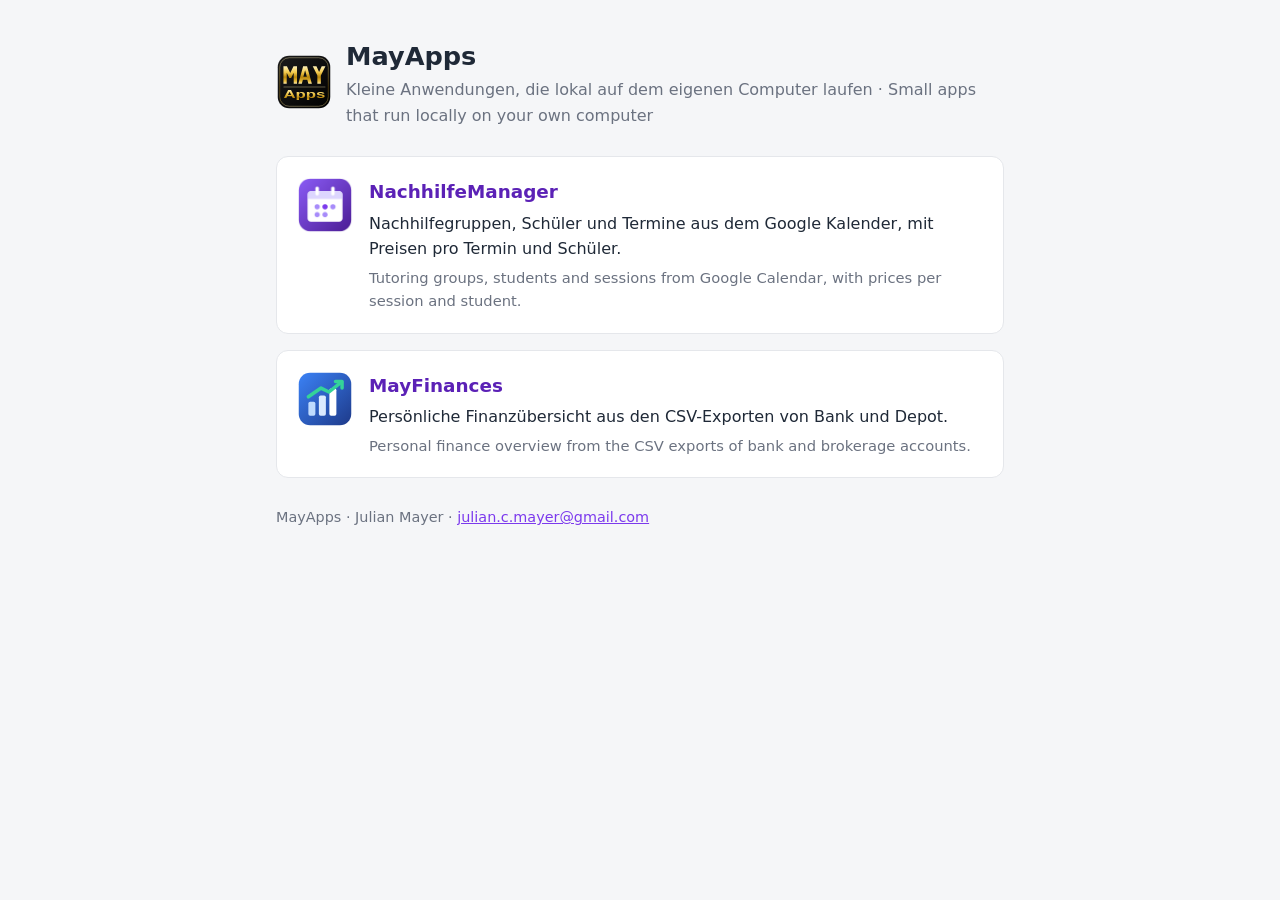
<file: index.html>
<!doctype html>
<html lang="de">
<head>
  <meta charset="utf-8">
  <meta name="viewport" content="width=device-width, initial-scale=1">
  <title>MayApps</title>
  <meta name="description" content="MayApps: kleine Anwendungen von Julian Mayer, die lokal auf dem eigenen Computer laufen.">
  <link rel="icon" type="image/svg+xml" href="mayapps-logo.svg">
  <link rel="icon" type="image/png" href="mayapps-logo.png">
  <link rel="apple-touch-icon" href="mayapps-logo.png">
  <link rel="stylesheet" href="style.css">
</head>
<body>
  <header>
    <img src="mayapps-logo.svg" alt="MayApps">
    <div>
      <h1>MayApps</h1>
      <p>Kleine Anwendungen, die lokal auf dem eigenen Computer laufen · Small apps that run locally on your own computer</p>
    </div>
  </header>
  <main>
    <div class="apps">
      <a class="app" href="nachhilfemanager/">
        <img src="nachhilfemanager/logo.png" alt="">
        <span>
          <strong>NachhilfeManager</strong>
          <span>Nachhilfegruppen, Schüler und Termine aus dem Google Kalender, mit Preisen pro Termin und Schüler.</span>
          <span class="en">Tutoring groups, students and sessions from Google Calendar, with prices per session and student.</span>
        </span>
      </a>
      <a class="app" href="mayfinances/">
        <img src="mayfinances/logo.svg" alt="">
        <span>
          <strong>MayFinances</strong>
          <span>Persönliche Finanzübersicht aus den CSV-Exporten von Bank und Depot.</span>
          <span class="en">Personal finance overview from the CSV exports of bank and brokerage accounts.</span>
        </span>
      </a>
    </div>
  </main>
  <footer>MayApps · Julian Mayer · <a href="mailto:julian.c.mayer@gmail.com">julian.c.mayer@gmail.com</a></footer>
</body>
</html>
</file>
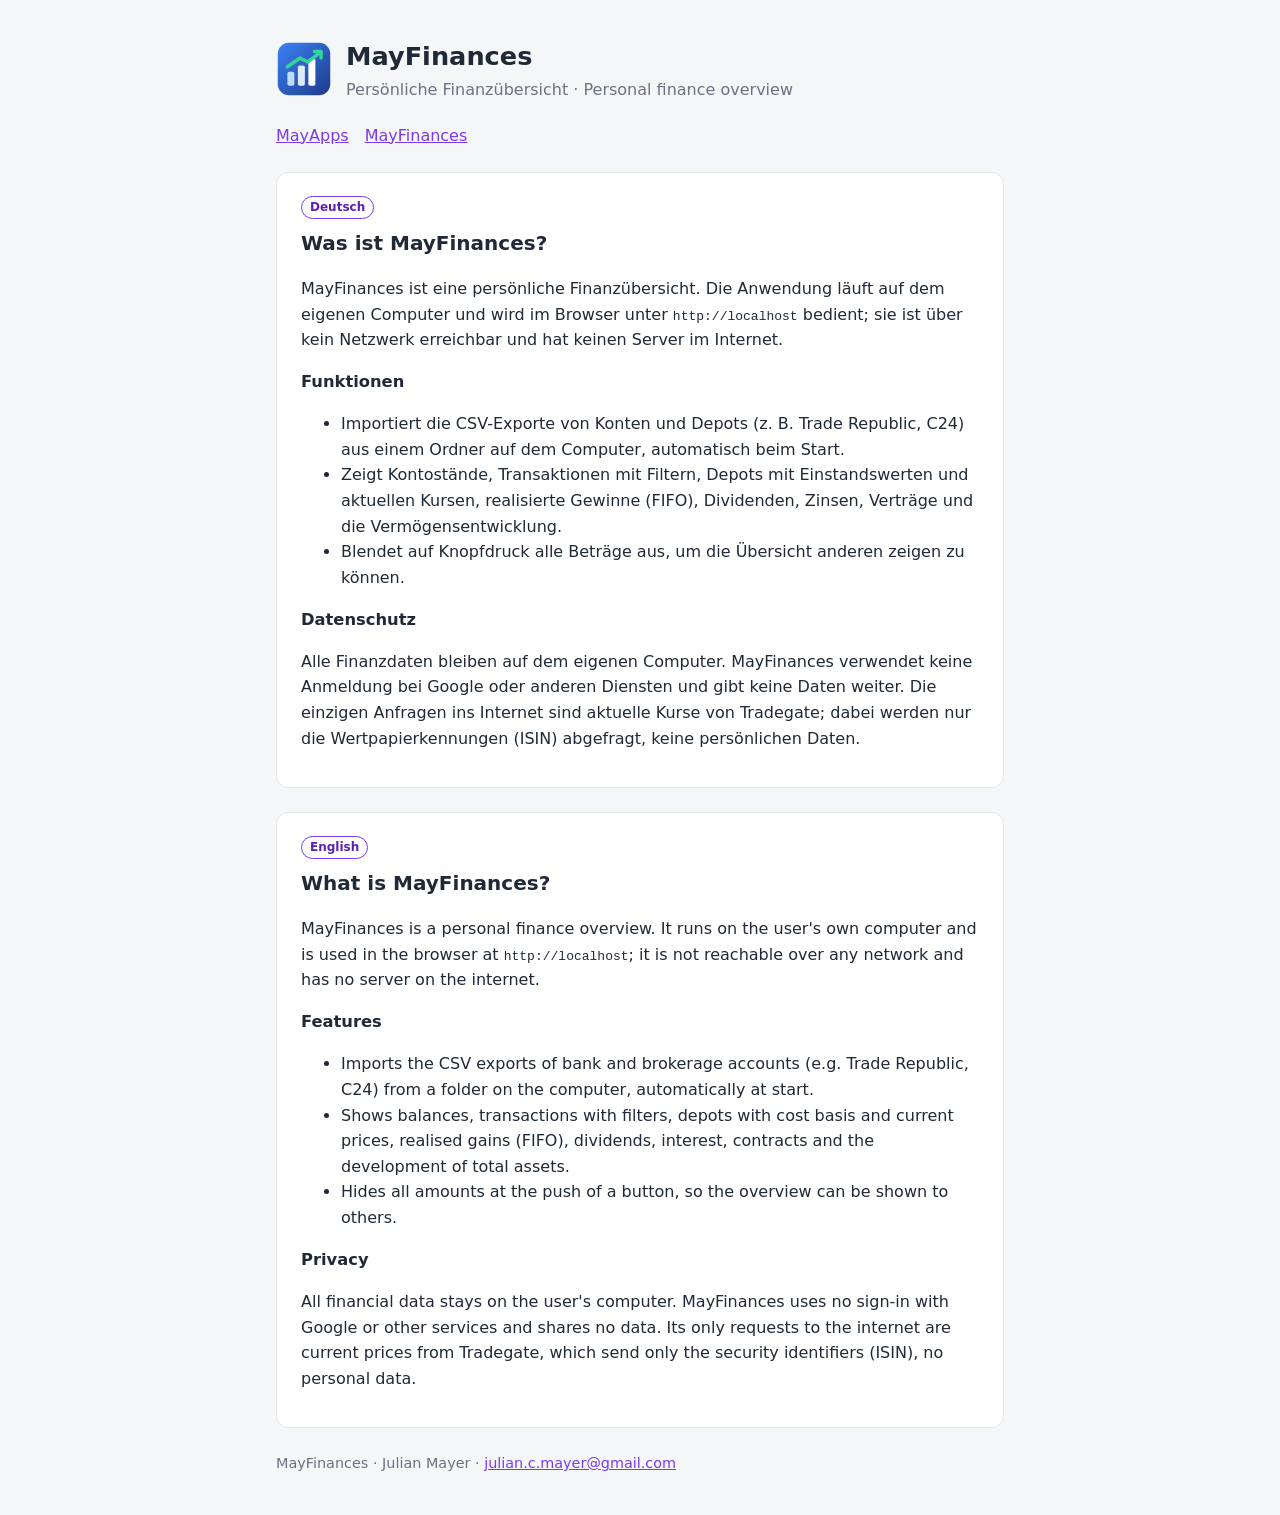
<file: mayfinances/index.html>
<!doctype html>
<html lang="de">
<head>
  <meta charset="utf-8">
  <meta name="viewport" content="width=device-width, initial-scale=1">
  <title>MayFinances</title>
  <meta name="description" content="MayFinances: persönliche Finanzübersicht aus CSV-Exporten, lokal auf dem eigenen Computer.">
  <link rel="icon" href="logo.svg">
  <link rel="stylesheet" href="../style.css">
</head>
<body>
  <header>
    <img src="logo.svg" alt="">
    <div>
      <h1>MayFinances</h1>
      <p>Persönliche Finanzübersicht · Personal finance overview</p>
    </div>
  </header>
  <nav><a href="../">MayApps</a><a href="./">MayFinances</a></nav>
  <main>
    <section lang="de">
      <span class="lang">Deutsch</span>
      <h2>Was ist MayFinances?</h2>
      <p>MayFinances ist eine persönliche Finanzübersicht. Die Anwendung läuft auf dem eigenen Computer und wird im
        Browser unter <code>http://localhost</code> bedient; sie ist über kein Netzwerk erreichbar und hat keinen
        Server im Internet.</p>
      <h3>Funktionen</h3>
      <ul>
        <li>Importiert die CSV-Exporte von Konten und Depots (z. B. Trade Republic, C24) aus einem Ordner auf dem Computer,
          automatisch beim Start.</li>
        <li>Zeigt Kontostände, Transaktionen mit Filtern, Depots mit Einstandswerten und aktuellen Kursen, realisierte
          Gewinne (FIFO), Dividenden, Zinsen, Verträge und die Vermögensentwicklung.</li>
        <li>Blendet auf Knopfdruck alle Beträge aus, um die Übersicht anderen zeigen zu können.</li>
      </ul>
      <h3>Datenschutz</h3>
      <p>Alle Finanzdaten bleiben auf dem eigenen Computer. MayFinances verwendet keine Anmeldung bei Google oder anderen
        Diensten und gibt keine Daten weiter. Die einzigen Anfragen ins Internet sind aktuelle Kurse von Tradegate; dabei
        werden nur die Wertpapierkennungen (ISIN) abgefragt, keine persönlichen Daten.</p>
    </section>
    <section lang="en">
      <span class="lang">English</span>
      <h2>What is MayFinances?</h2>
      <p>MayFinances is a personal finance overview. It runs on the user's own computer and is used in the browser at
        <code>http://localhost</code>; it is not reachable over any network and has no server on the internet.</p>
      <h3>Features</h3>
      <ul>
        <li>Imports the CSV exports of bank and brokerage accounts (e.g. Trade Republic, C24) from a folder on the computer,
          automatically at start.</li>
        <li>Shows balances, transactions with filters, depots with cost basis and current prices, realised gains (FIFO),
          dividends, interest, contracts and the development of total assets.</li>
        <li>Hides all amounts at the push of a button, so the overview can be shown to others.</li>
      </ul>
      <h3>Privacy</h3>
      <p>All financial data stays on the user's computer. MayFinances uses no sign-in with Google or other services and
        shares no data. Its only requests to the internet are current prices from Tradegate, which send only the security
        identifiers (ISIN), no personal data.</p>
    </section>
  </main>
  <footer>MayFinances · Julian Mayer · <a href="mailto:julian.c.mayer@gmail.com">julian.c.mayer@gmail.com</a></footer>
</body>
</html>
</file>
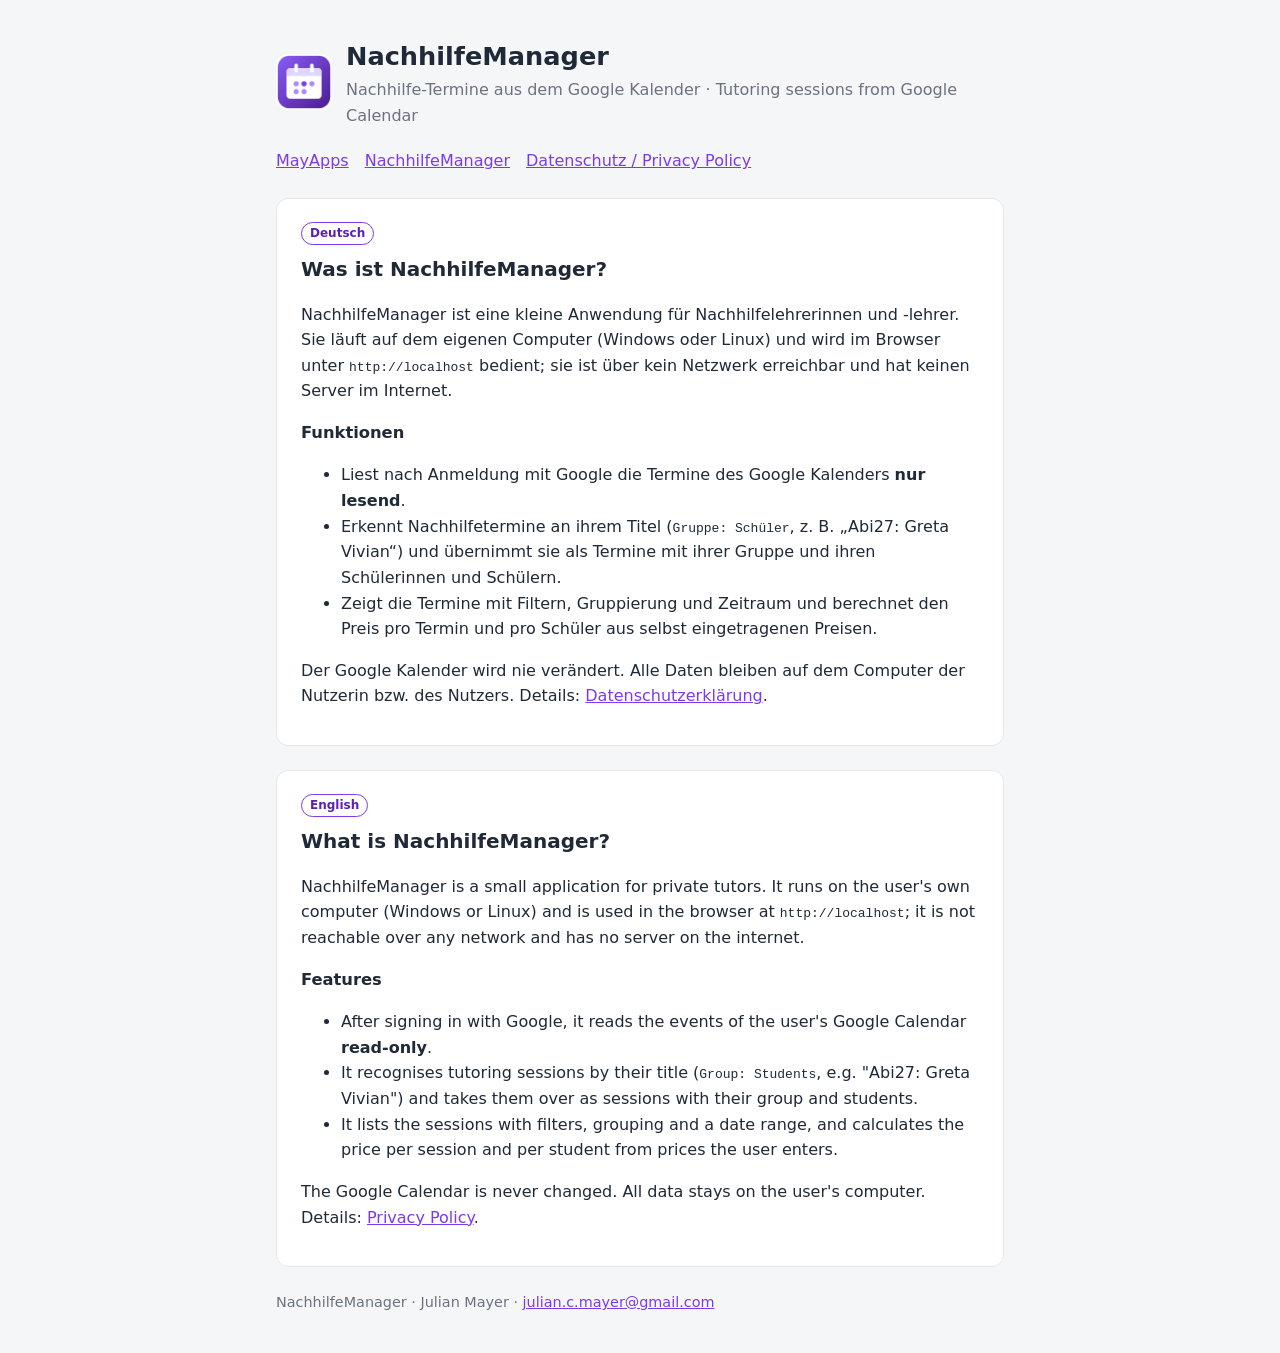
<file: nachhilfemanager/index.html>
<!doctype html>
<html lang="de">
<head>
  <meta charset="utf-8">
  <meta name="viewport" content="width=device-width, initial-scale=1">
  <title>NachhilfeManager</title>
  <meta name="description" content="NachhilfeManager: Nachhilfegruppen, Schüler und Termine aus dem Google Kalender verwalten – lokal auf dem eigenen Computer.">
  <link rel="icon" href="logo.png">
  <link rel="stylesheet" href="../style.css">
</head>
<body>
  <header>
    <img src="logo.png" alt="">
    <div>
      <h1>NachhilfeManager</h1>
      <p>Nachhilfe-Termine aus dem Google Kalender · Tutoring sessions from Google Calendar</p>
    </div>
  </header>
  <nav><a href="../">MayApps</a><a href="./">NachhilfeManager</a><a href="privacy.html">Datenschutz / Privacy Policy</a></nav>
  <main>
    <section lang="de">
      <span class="lang">Deutsch</span>
      <h2>Was ist NachhilfeManager?</h2>
      <p>NachhilfeManager ist eine kleine Anwendung für Nachhilfelehrerinnen und -lehrer. Sie läuft auf dem
        eigenen Computer (Windows oder Linux) und wird im Browser unter <code>http://localhost</code> bedient;
        sie ist über kein Netzwerk erreichbar und hat keinen Server im Internet.</p>
      <h3>Funktionen</h3>
      <ul>
        <li>Liest nach Anmeldung mit Google die Termine des Google Kalenders <strong>nur lesend</strong>.</li>
        <li>Erkennt Nachhilfetermine an ihrem Titel (<code>Gruppe: Schüler</code>, z. B. „Abi27: Greta Vivian“)
          und übernimmt sie als Termine mit ihrer Gruppe und ihren Schülerinnen und Schülern.</li>
        <li>Zeigt die Termine mit Filtern, Gruppierung und Zeitraum und berechnet den Preis pro Termin und pro Schüler
          aus selbst eingetragenen Preisen.</li>
      </ul>
      <p>Der Google Kalender wird nie verändert. Alle Daten bleiben auf dem Computer der Nutzerin bzw. des Nutzers.
        Details: <a href="privacy.html">Datenschutzerklärung</a>.</p>
    </section>
    <section lang="en">
      <span class="lang">English</span>
      <h2>What is NachhilfeManager?</h2>
      <p>NachhilfeManager is a small application for private tutors. It runs on the user's own computer (Windows or
        Linux) and is used in the browser at <code>http://localhost</code>; it is not reachable over any network and
        has no server on the internet.</p>
      <h3>Features</h3>
      <ul>
        <li>After signing in with Google, it reads the events of the user's Google Calendar <strong>read-only</strong>.</li>
        <li>It recognises tutoring sessions by their title (<code>Group: Students</code>, e.g. "Abi27: Greta Vivian")
          and takes them over as sessions with their group and students.</li>
        <li>It lists the sessions with filters, grouping and a date range, and calculates the price per session and per
          student from prices the user enters.</li>
      </ul>
      <p>The Google Calendar is never changed. All data stays on the user's computer.
        Details: <a href="privacy.html">Privacy Policy</a>.</p>
    </section>
  </main>
  <footer>NachhilfeManager · Julian Mayer · <a href="mailto:julian.c.mayer@gmail.com">julian.c.mayer@gmail.com</a></footer>
</body>
</html>
</file>
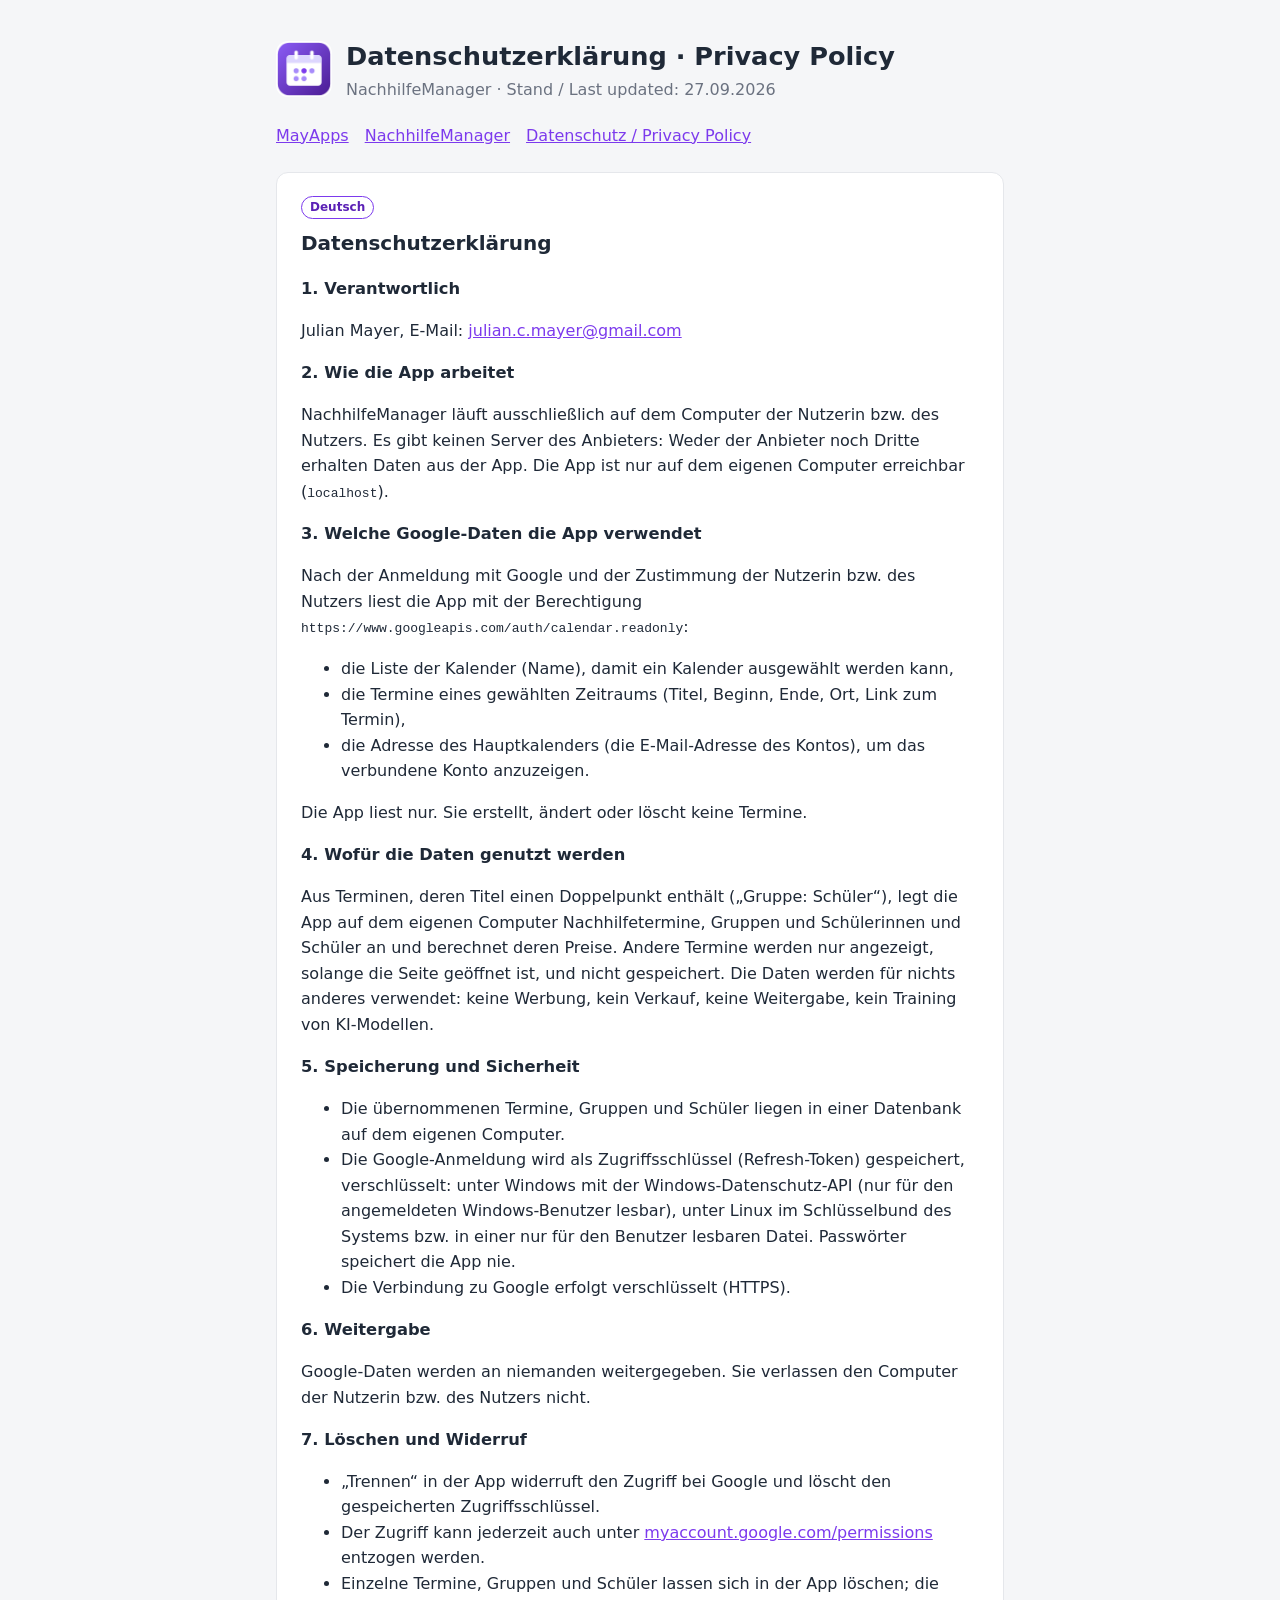
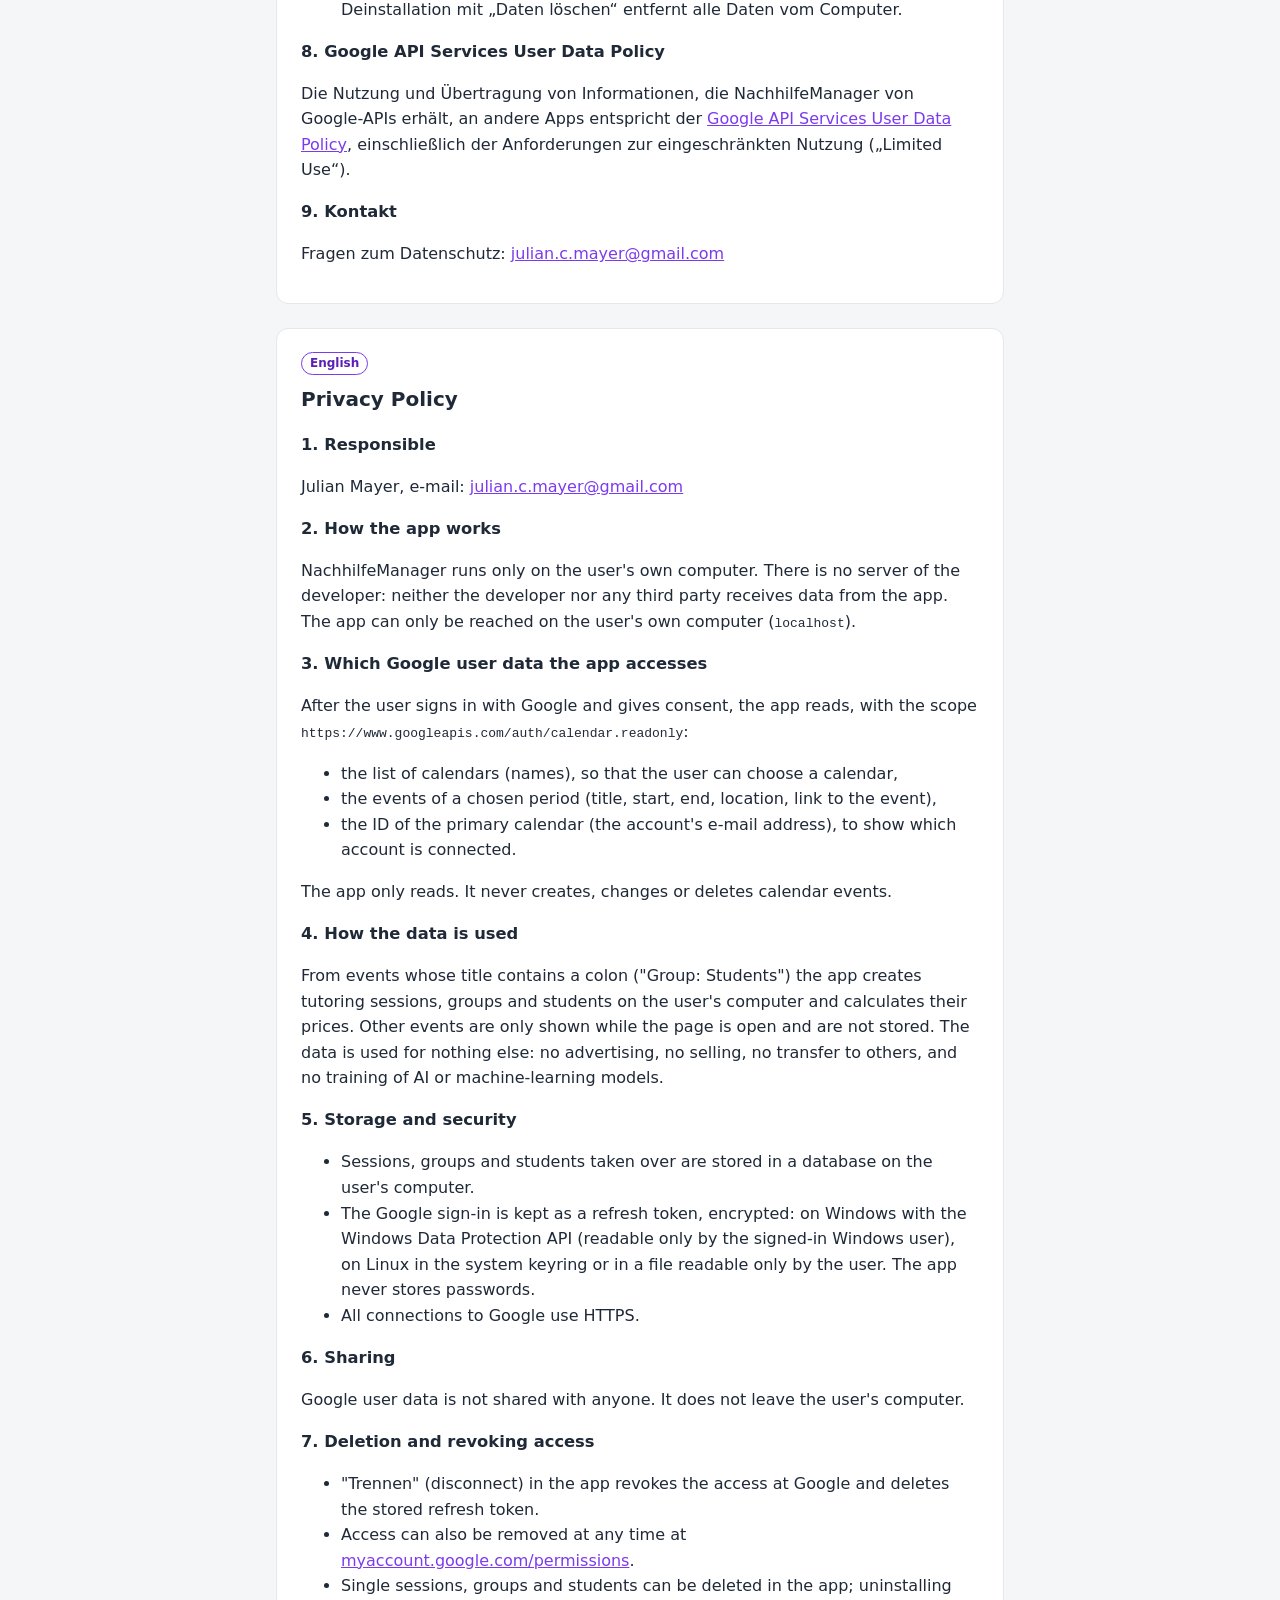
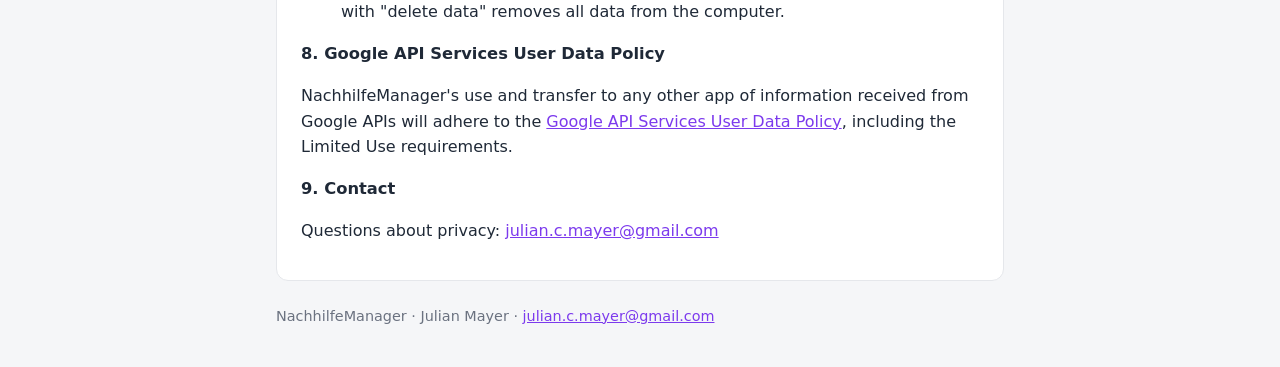
<file: privacy.html>
<!doctype html>
<html lang="de">
<head>
  <meta charset="utf-8">
  <title>NachhilfeManager · Datenschutz / Privacy Policy</title>
  <!-- The NachhilfeManager privacy policy moved into its own folder; this address keeps working. -->
  <meta http-equiv="refresh" content="0; url=nachhilfemanager/privacy.html">
  <link rel="canonical" href="https://juliancmayer.github.io/nachhilfemanager/privacy.html">
</head>
<body>
  <p>Die Datenschutzerklärung von NachhilfeManager ist umgezogen / The NachhilfeManager privacy policy has moved:
    <a href="nachhilfemanager/privacy.html">https://juliancmayer.github.io/nachhilfemanager/privacy.html</a></p>
</body>
</html>
</file>
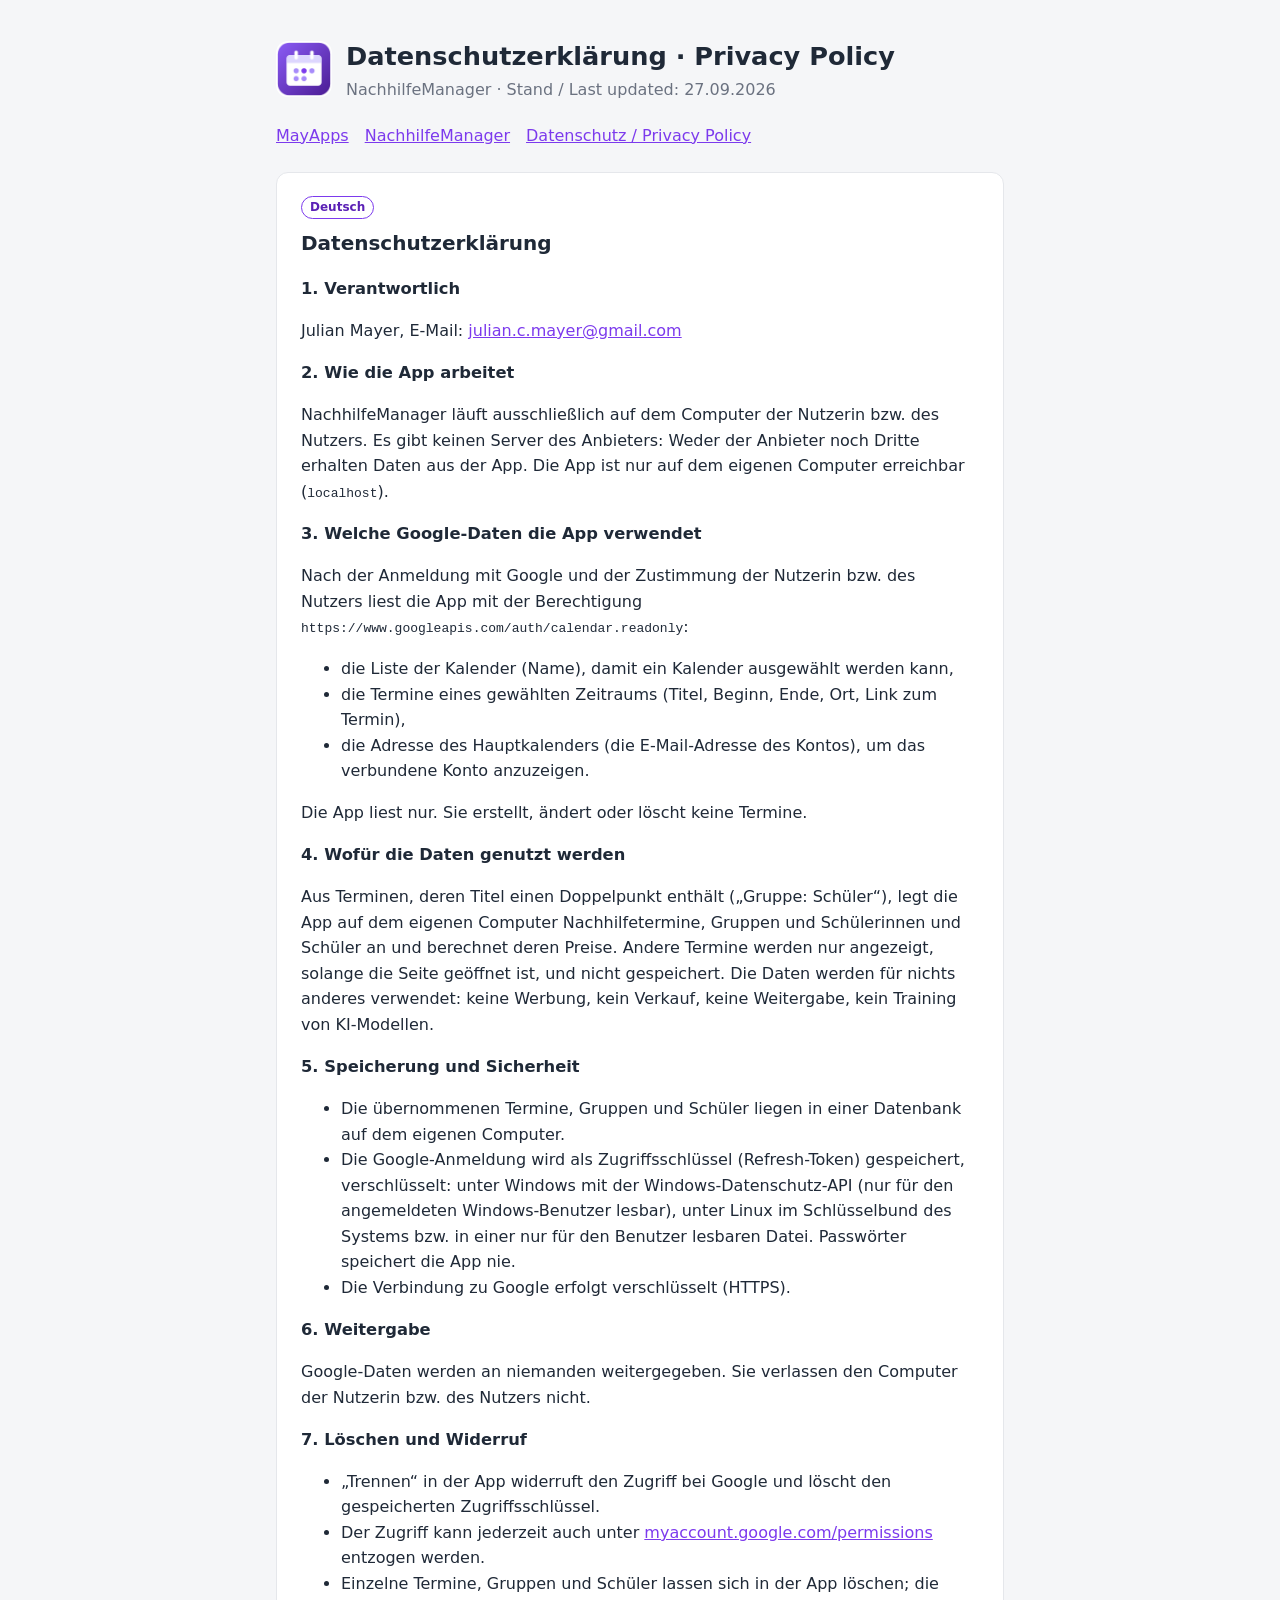
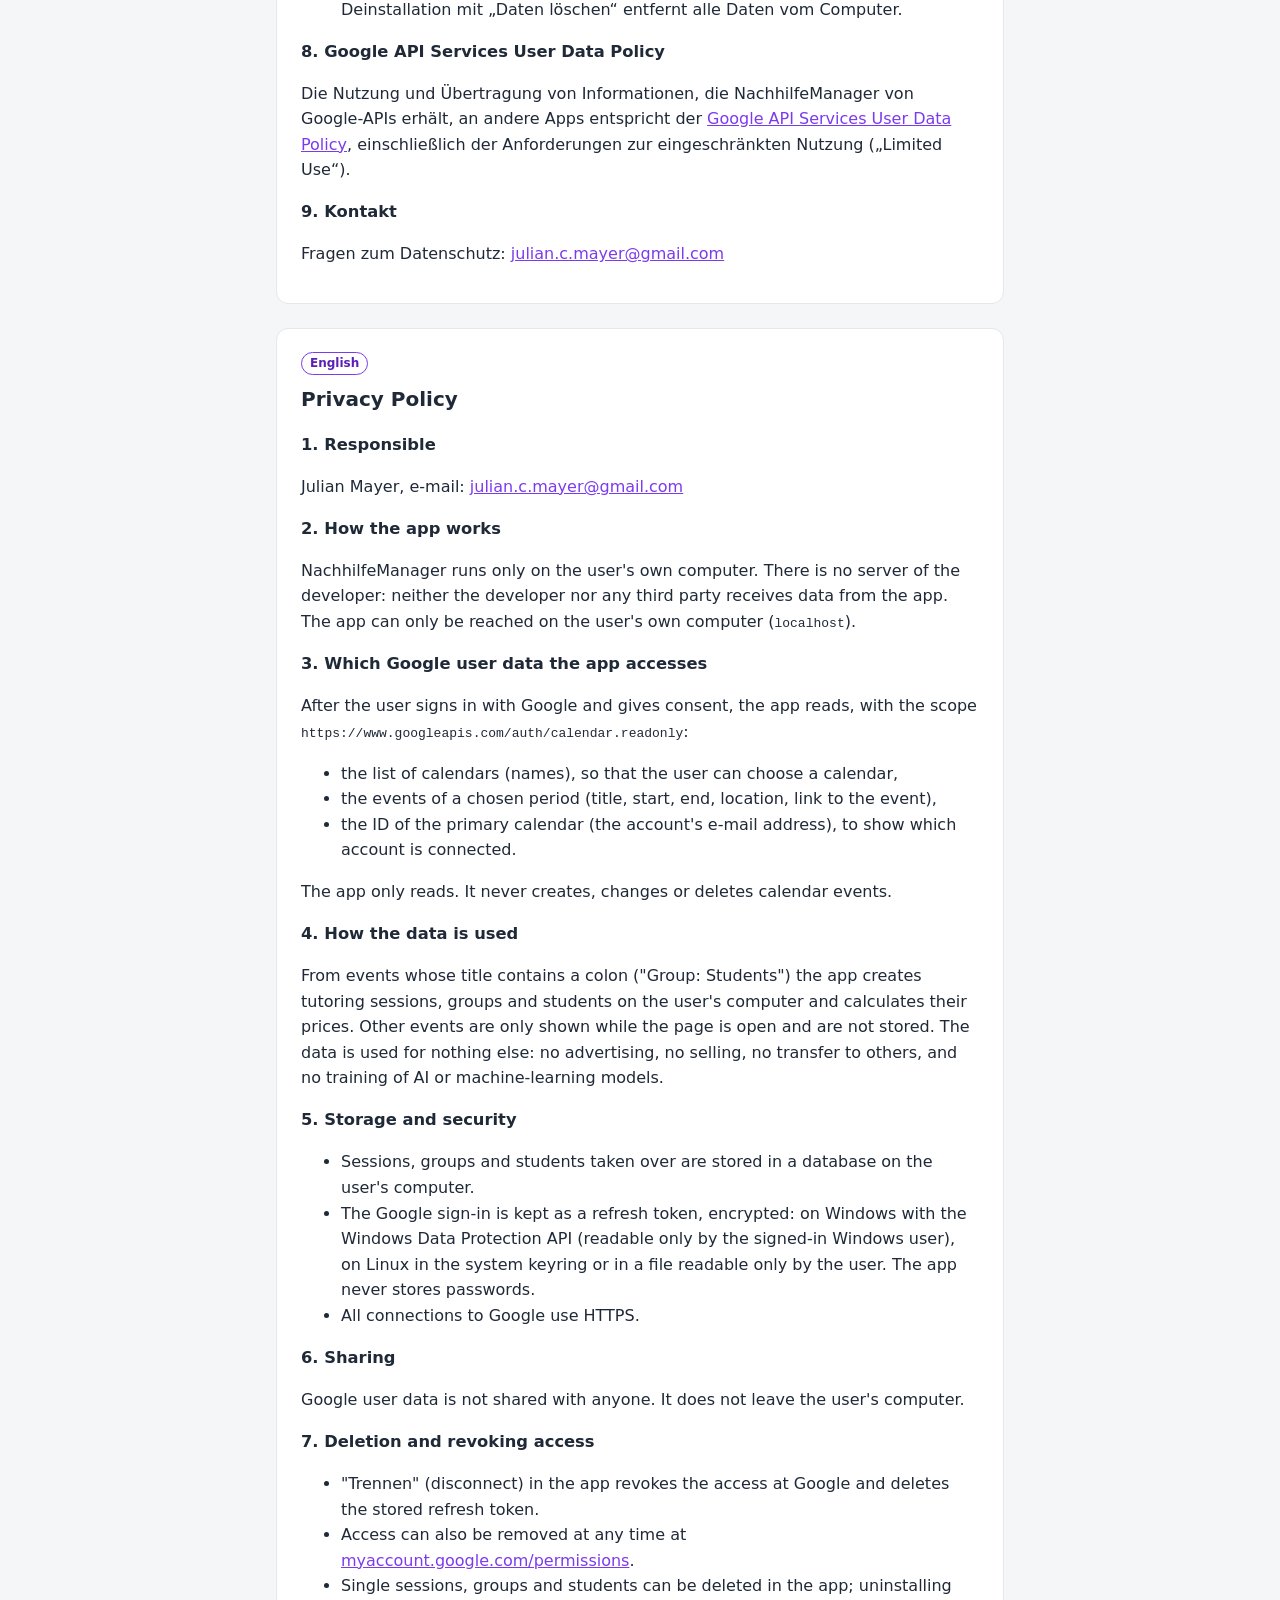
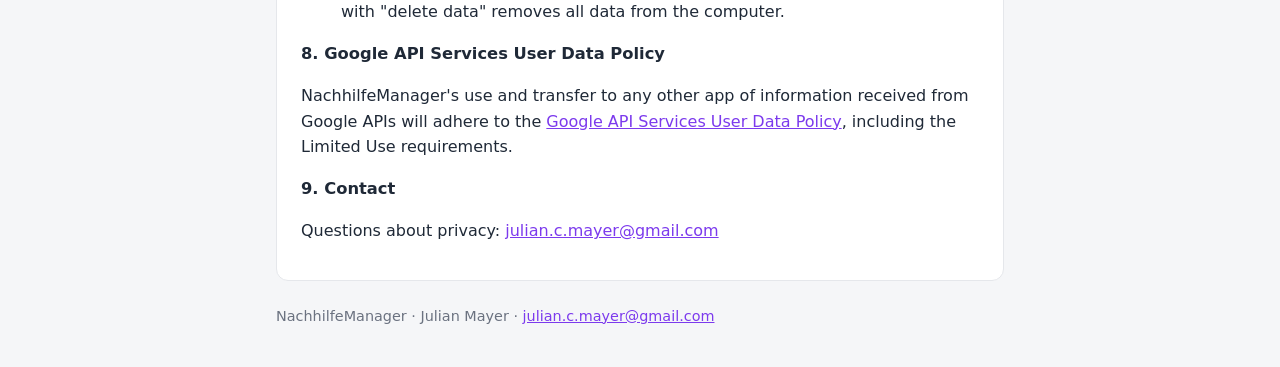
<file: nachhilfemanager/privacy.html>
<!doctype html>
<html lang="de">
<head>
  <meta charset="utf-8">
  <meta name="viewport" content="width=device-width, initial-scale=1">
  <title>Datenschutz / Privacy Policy · NachhilfeManager</title>
  <link rel="icon" href="logo.png">
  <link rel="stylesheet" href="../style.css">
</head>
<body>
  <header>
    <img src="logo.png" alt="">
    <div>
      <h1>Datenschutzerklärung · Privacy Policy</h1>
      <p>NachhilfeManager · Stand / Last updated: 27.09.2026</p>
    </div>
  </header>
  <nav><a href="../">MayApps</a><a href="./">NachhilfeManager</a><a href="privacy.html">Datenschutz / Privacy Policy</a></nav>
  <main>
    <section lang="de">
      <span class="lang">Deutsch</span>
      <h2>Datenschutzerklärung</h2>
      <h3>1. Verantwortlich</h3>
      <p>Julian Mayer, E-Mail: <a href="mailto:julian.c.mayer@gmail.com">julian.c.mayer@gmail.com</a></p>
      <h3>2. Wie die App arbeitet</h3>
      <p>NachhilfeManager läuft ausschließlich auf dem Computer der Nutzerin bzw. des Nutzers. Es gibt keinen Server des
        Anbieters: Weder der Anbieter noch Dritte erhalten Daten aus der App. Die App ist nur auf dem eigenen Computer
        erreichbar (<code>localhost</code>).</p>
      <h3>3. Welche Google-Daten die App verwendet</h3>
      <p>Nach der Anmeldung mit Google und der Zustimmung der Nutzerin bzw. des Nutzers liest die App mit der Berechtigung
        <code>https://www.googleapis.com/auth/calendar.readonly</code>:</p>
      <ul>
        <li>die Liste der Kalender (Name), damit ein Kalender ausgewählt werden kann,</li>
        <li>die Termine eines gewählten Zeitraums (Titel, Beginn, Ende, Ort, Link zum Termin),</li>
        <li>die Adresse des Hauptkalenders (die E-Mail-Adresse des Kontos), um das verbundene Konto anzuzeigen.</li>
      </ul>
      <p>Die App liest nur. Sie erstellt, ändert oder löscht keine Termine.</p>
      <h3>4. Wofür die Daten genutzt werden</h3>
      <p>Aus Terminen, deren Titel einen Doppelpunkt enthält („Gruppe: Schüler“), legt die App auf dem eigenen Computer
        Nachhilfetermine, Gruppen und Schülerinnen und Schüler an und berechnet deren Preise. Andere Termine werden nur
        angezeigt, solange die Seite geöffnet ist, und nicht gespeichert. Die Daten werden für nichts anderes verwendet:
        keine Werbung, kein Verkauf, keine Weitergabe, kein Training von KI-Modellen.</p>
      <h3>5. Speicherung und Sicherheit</h3>
      <ul>
        <li>Die übernommenen Termine, Gruppen und Schüler liegen in einer Datenbank auf dem eigenen Computer.</li>
        <li>Die Google-Anmeldung wird als Zugriffsschlüssel (Refresh-Token) gespeichert, verschlüsselt: unter Windows mit
          der Windows-Datenschutz-API (nur für den angemeldeten Windows-Benutzer lesbar), unter Linux im
          Schlüsselbund des Systems bzw. in einer nur für den Benutzer lesbaren Datei. Passwörter speichert die App nie.</li>
        <li>Die Verbindung zu Google erfolgt verschlüsselt (HTTPS).</li>
      </ul>
      <h3>6. Weitergabe</h3>
      <p>Google-Daten werden an niemanden weitergegeben. Sie verlassen den Computer der Nutzerin bzw. des Nutzers nicht.</p>
      <h3>7. Löschen und Widerruf</h3>
      <ul>
        <li>„Trennen“ in der App widerruft den Zugriff bei Google und löscht den gespeicherten Zugriffsschlüssel.</li>
        <li>Der Zugriff kann jederzeit auch unter <a href="https://myaccount.google.com/permissions">myaccount.google.com/permissions</a>
          entzogen werden.</li>
        <li>Einzelne Termine, Gruppen und Schüler lassen sich in der App löschen; die Deinstallation mit „Daten löschen“
          entfernt alle Daten vom Computer.</li>
      </ul>
      <h3>8. Google API Services User Data Policy</h3>
      <p>Die Nutzung und Übertragung von Informationen, die NachhilfeManager von Google-APIs erhält, an andere Apps
        entspricht der <a href="https://developers.google.com/terms/api-services-user-data-policy">Google API Services User
        Data Policy</a>, einschließlich der Anforderungen zur eingeschränkten Nutzung („Limited Use“).</p>
      <h3>9. Kontakt</h3>
      <p>Fragen zum Datenschutz: <a href="mailto:julian.c.mayer@gmail.com">julian.c.mayer@gmail.com</a></p>
    </section>

    <section lang="en">
      <span class="lang">English</span>
      <h2>Privacy Policy</h2>
      <h3>1. Responsible</h3>
      <p>Julian Mayer, e-mail: <a href="mailto:julian.c.mayer@gmail.com">julian.c.mayer@gmail.com</a></p>
      <h3>2. How the app works</h3>
      <p>NachhilfeManager runs only on the user's own computer. There is no server of the developer: neither the developer
        nor any third party receives data from the app. The app can only be reached on the user's own computer
        (<code>localhost</code>).</p>
      <h3>3. Which Google user data the app accesses</h3>
      <p>After the user signs in with Google and gives consent, the app reads, with the scope
        <code>https://www.googleapis.com/auth/calendar.readonly</code>:</p>
      <ul>
        <li>the list of calendars (names), so that the user can choose a calendar,</li>
        <li>the events of a chosen period (title, start, end, location, link to the event),</li>
        <li>the ID of the primary calendar (the account's e-mail address), to show which account is connected.</li>
      </ul>
      <p>The app only reads. It never creates, changes or deletes calendar events.</p>
      <h3>4. How the data is used</h3>
      <p>From events whose title contains a colon ("Group: Students") the app creates tutoring sessions, groups and students
        on the user's computer and calculates their prices. Other events are only shown while the page is open and are
        not stored. The data is used for nothing else: no advertising, no selling, no transfer to others, and no training
        of AI or machine-learning models.</p>
      <h3>5. Storage and security</h3>
      <ul>
        <li>Sessions, groups and students taken over are stored in a database on the user's computer.</li>
        <li>The Google sign-in is kept as a refresh token, encrypted: on Windows with the Windows Data Protection API
          (readable only by the signed-in Windows user), on Linux in the system keyring or in a file readable only by the
          user. The app never stores passwords.</li>
        <li>All connections to Google use HTTPS.</li>
      </ul>
      <h3>6. Sharing</h3>
      <p>Google user data is not shared with anyone. It does not leave the user's computer.</p>
      <h3>7. Deletion and revoking access</h3>
      <ul>
        <li>"Trennen" (disconnect) in the app revokes the access at Google and deletes the stored refresh token.</li>
        <li>Access can also be removed at any time at <a href="https://myaccount.google.com/permissions">myaccount.google.com/permissions</a>.</li>
        <li>Single sessions, groups and students can be deleted in the app; uninstalling with "delete data" removes all
          data from the computer.</li>
      </ul>
      <h3>8. Google API Services User Data Policy</h3>
      <p>NachhilfeManager's use and transfer to any other app of information received from Google APIs will adhere to the
        <a href="https://developers.google.com/terms/api-services-user-data-policy">Google API Services User Data Policy</a>,
        including the Limited Use requirements.</p>
      <h3>9. Contact</h3>
      <p>Questions about privacy: <a href="mailto:julian.c.mayer@gmail.com">julian.c.mayer@gmail.com</a></p>
    </section>
  </main>
  <footer>NachhilfeManager · Julian Mayer · <a href="mailto:julian.c.mayer@gmail.com">julian.c.mayer@gmail.com</a></footer>
</body>
</html>
</file>
<file: style.css>
:root {
  --accent: #7c3aed;
  --accent-dark: #5b21b6;
  --text: #1f2937;
  --muted: #6b7280;
  --border: #e5e7eb;
  --bg: #f5f6f8;
  --card: #fff;
}
@media (prefers-color-scheme: dark) {
  :root {
    --accent: #a78bfa;
    --accent-dark: #c4b5fd;
    --text: #e5e7eb;
    --muted: #9ca3af;
    --border: #374151;
    --bg: #111827;
    --card: #1f2937;
  }
}
* { box-sizing: border-box; }
body {
  margin: 0;
  font-family: system-ui, -apple-system, "Segoe UI", Roboto, sans-serif;
  line-height: 1.6;
  color: var(--text);
  background: var(--bg);
}
header, main, footer { max-width: 760px; margin: 0 auto; padding: 0 16px; }
header { display: flex; align-items: center; gap: 14px; padding-top: 36px; }
header img { width: 56px; height: 56px; border-radius: 12px; }
header h1 { margin: 0; font-size: 1.6rem; }
header p { margin: 0; color: var(--muted); }
nav { display: flex; gap: 16px; margin: 20px auto 0; max-width: 760px; padding: 0 16px; }
a { color: var(--accent); }
section { margin: 24px 0; padding: 20px 24px; background: var(--card); border: 1px solid var(--border); border-radius: 12px; }
h2 { margin-top: 0; font-size: 1.25rem; }
h3 { margin-bottom: 4px; font-size: 1.02rem; }
.lang { display: inline-block; margin-bottom: 8px; padding: 1px 8px; font-size: 0.75rem; font-weight: 600;
  color: var(--accent-dark); border: 1px solid var(--accent); border-radius: 999px; }
footer { padding-bottom: 40px; color: var(--muted); font-size: 0.9rem; }

/* MayApps overview: one tile per app */
.apps { display: grid; gap: 16px; margin: 28px 0; }
.app {
  display: flex; gap: 16px; align-items: flex-start; padding: 20px; color: inherit; text-decoration: none;
  background: var(--card); border: 1px solid var(--border); border-radius: 12px;
}
.app:hover { border-color: var(--accent); }
.app img { width: 56px; height: 56px; flex: none; border-radius: 12px; }
.app > span { display: flex; flex-direction: column; gap: 4px; }
.app strong { font-size: 1.15rem; color: var(--accent-dark); }
.app .en { color: var(--muted); font-size: 0.92rem; }
@media (max-width: 520px) { section { padding: 16px; } header { padding-top: 24px; } }
</file>
